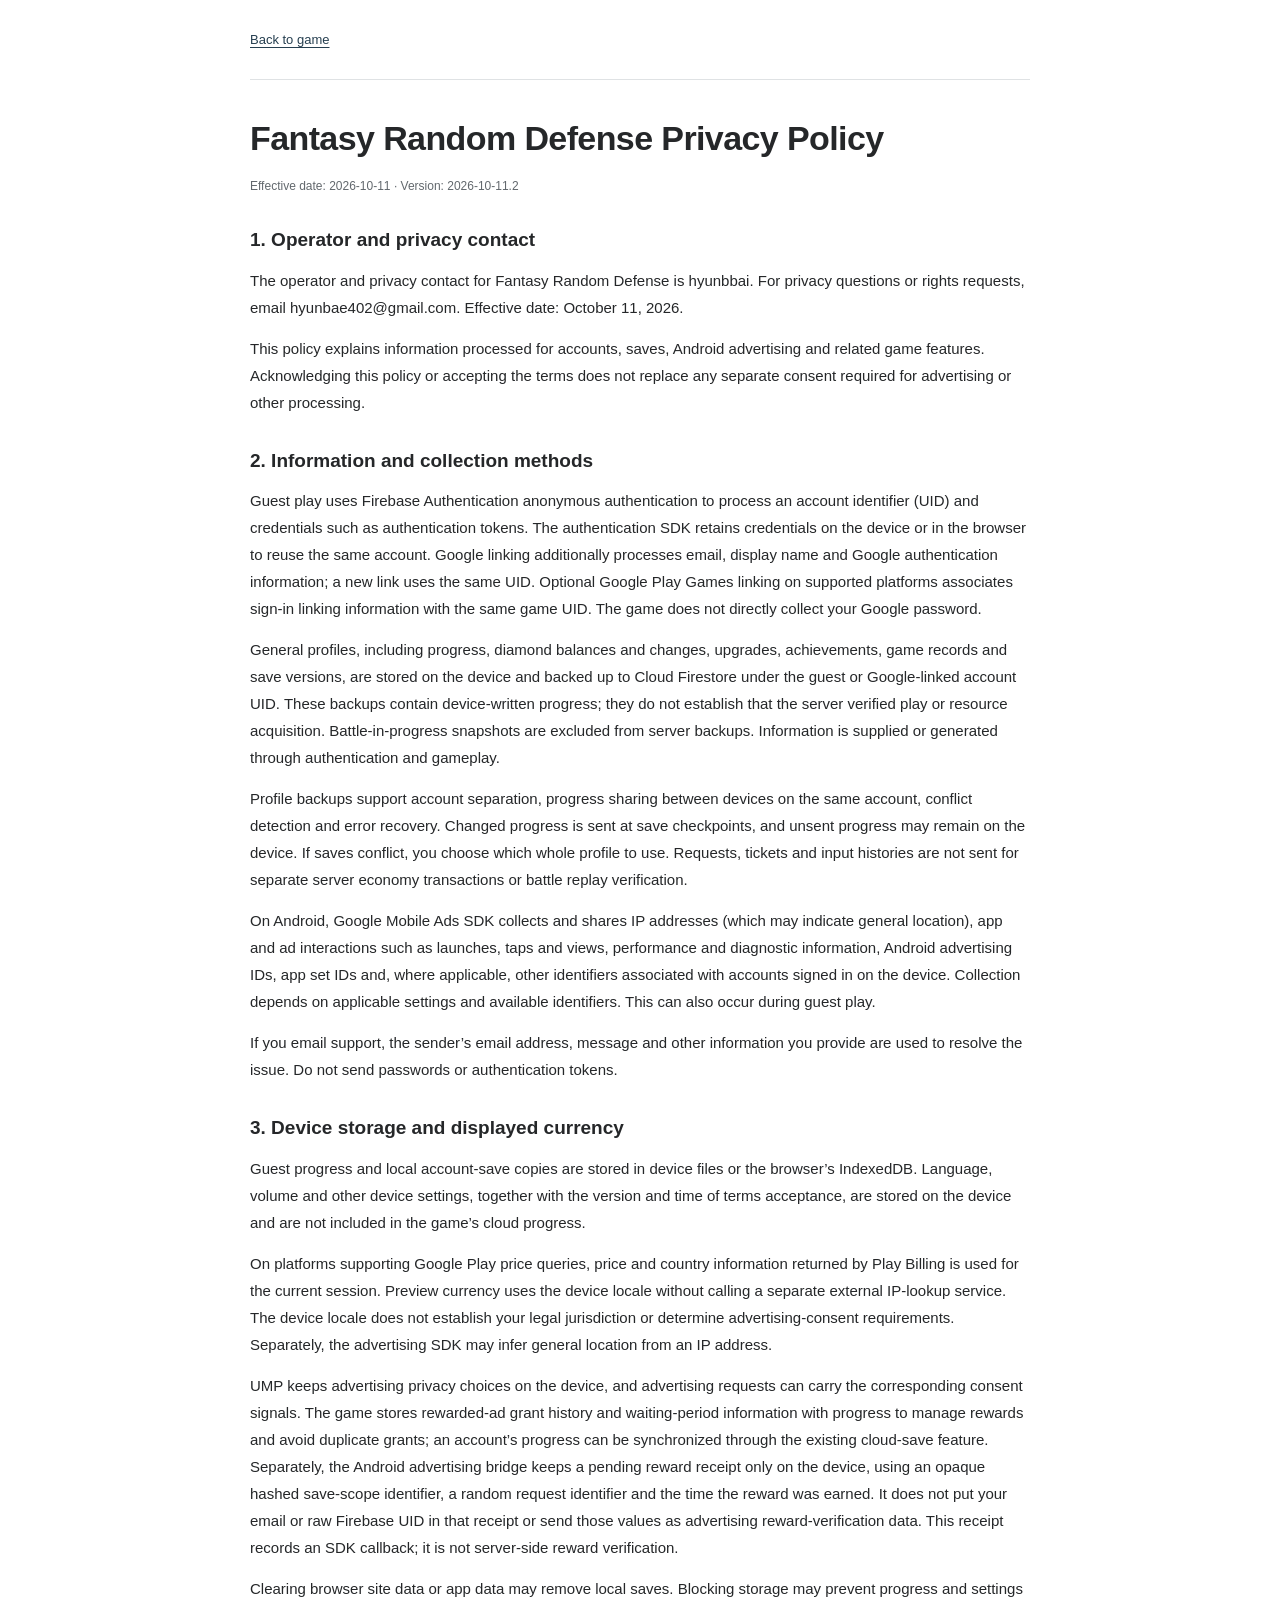
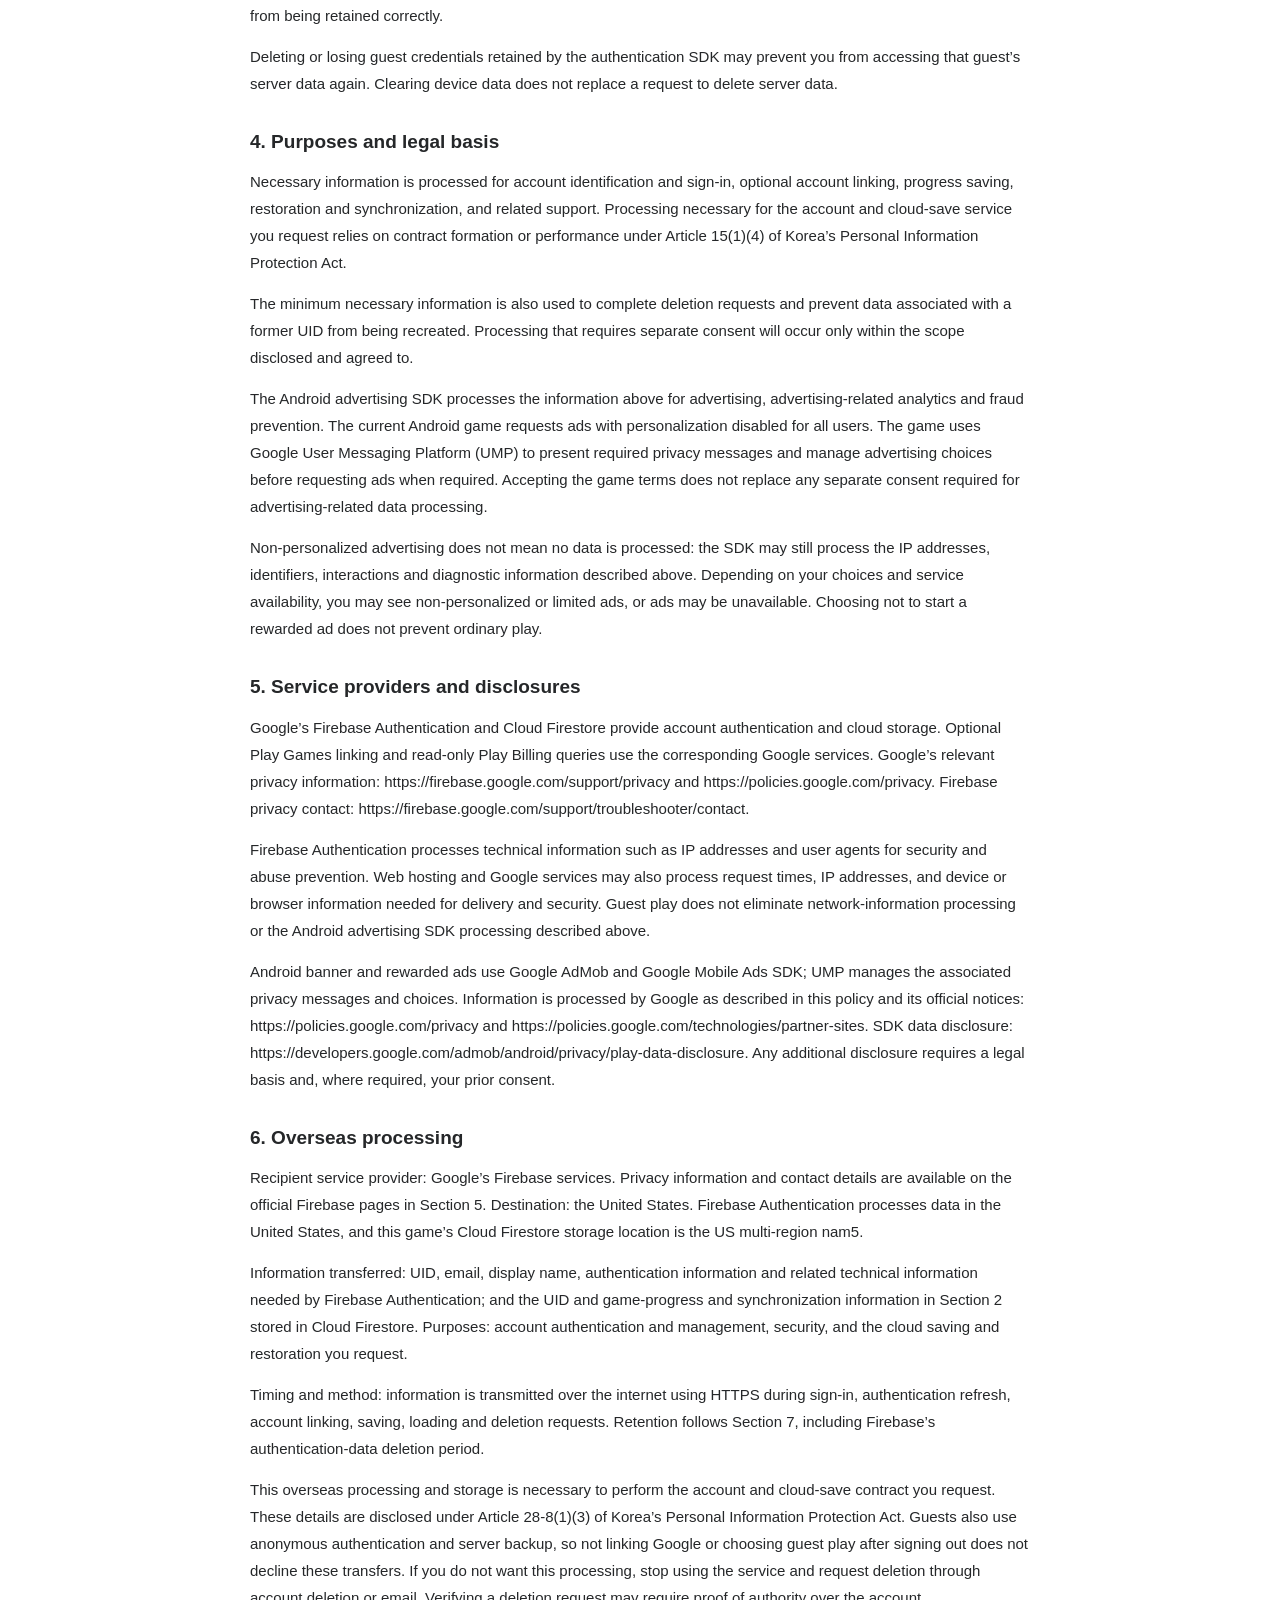
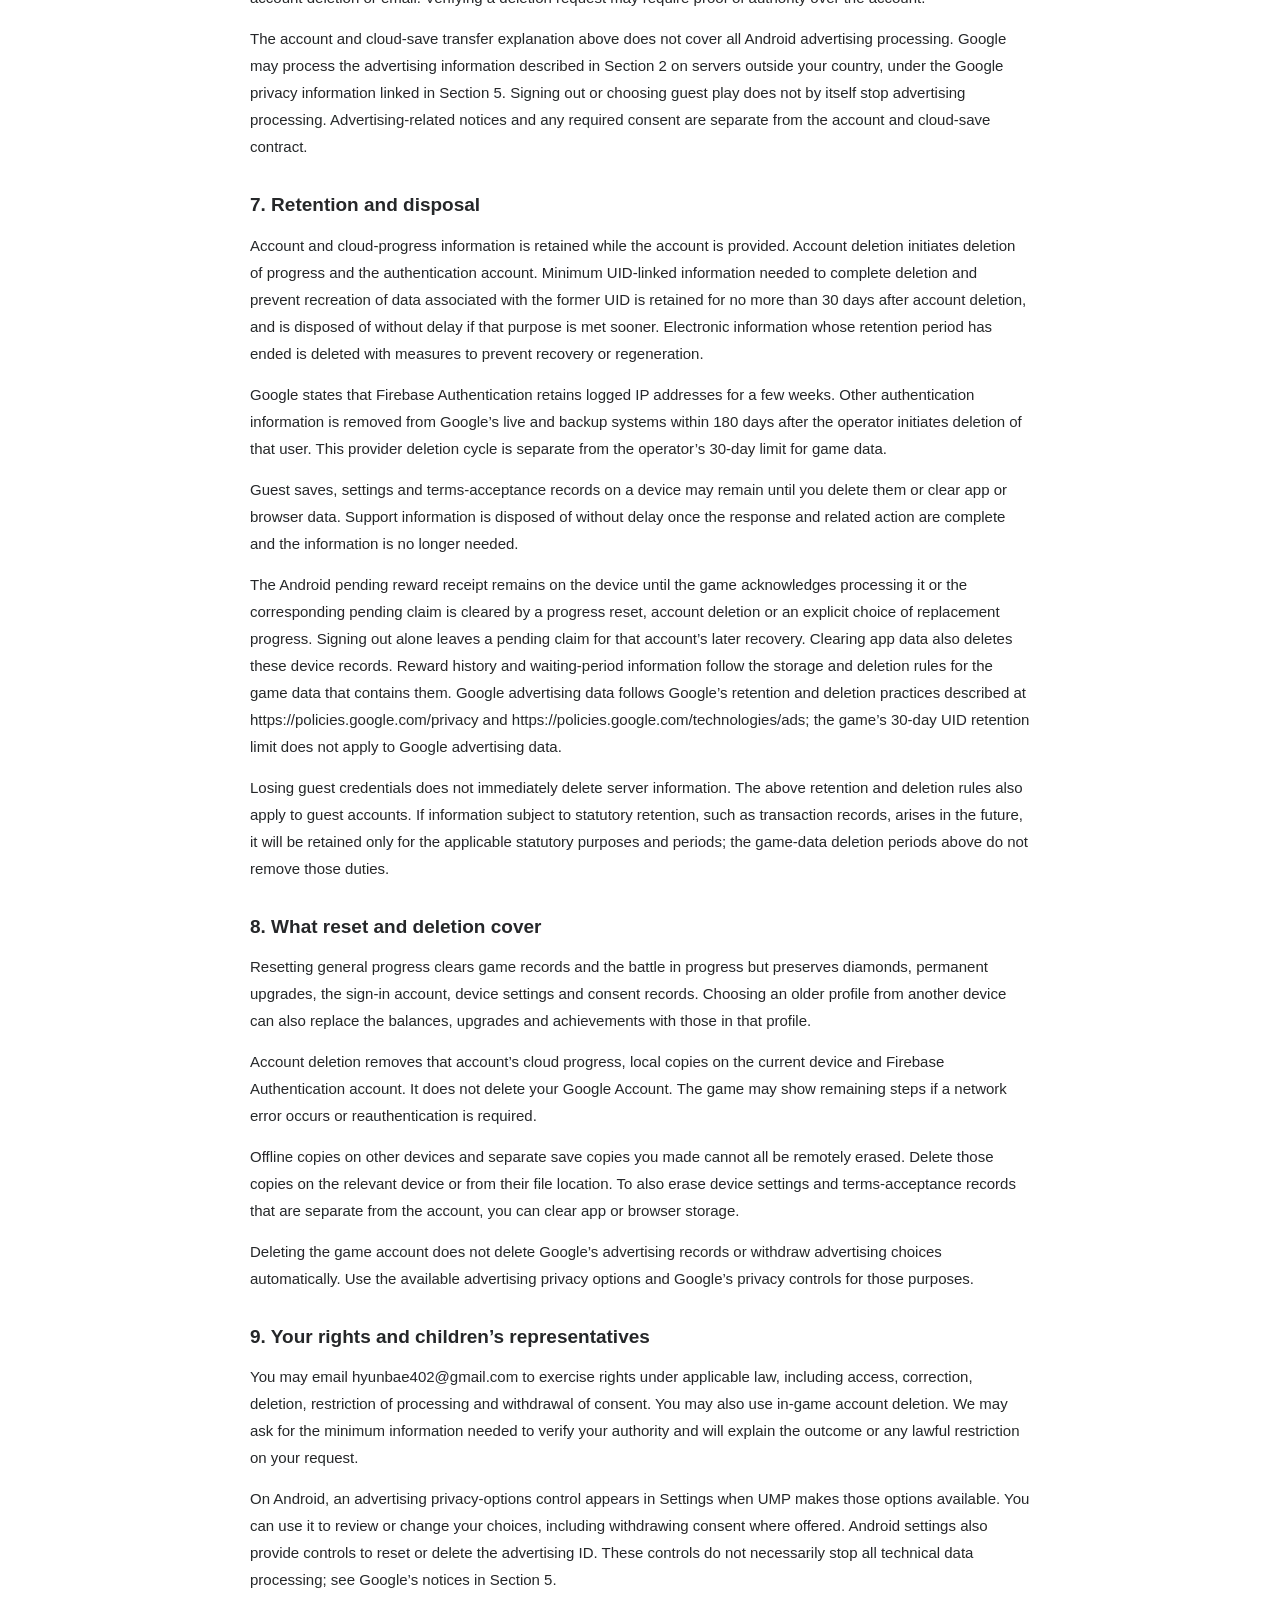
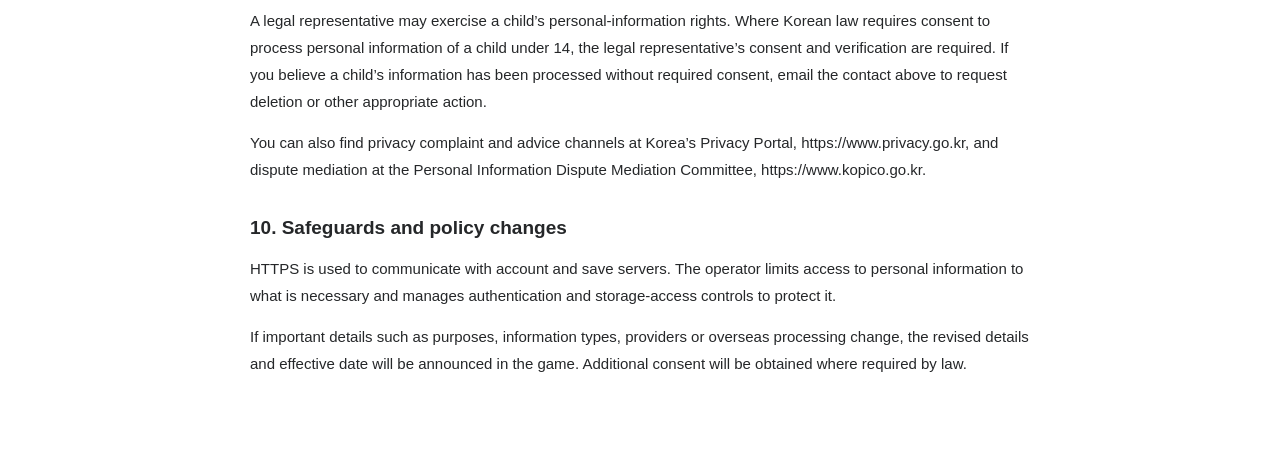
<file: public/privacy/index.html>
<!doctype html>
<html lang="en">
<head>
    <meta charset="utf-8">
    <meta name="viewport" content="width=device-width, initial-scale=1, viewport-fit=cover">
    <meta name="theme-color" content="#ffffff">
    <meta name="referrer" content="no-referrer">
    <meta name="description" content="Fantasy Random Defense Privacy Policy · Fantasy Random Defense">
    <title>Fantasy Random Defense Privacy Policy · Fantasy Random Defense</title>
    <link rel="stylesheet" href="../legal/styles.css">
    <script src="../legal/legal.js" defer></script>
</head>
<body data-document="privacy" data-game-name="Fantasy Random Defense">
    <div class="page-shell">
        <header class="document-navigation">
            <a id="back-link" href="../">Back to game</a>
        </header>
        <main id="main" aria-labelledby="document-title" aria-busy="true">
            <article>
                <header class="document-header">
                    <h1 id="document-title">Fantasy Random Defense Privacy Policy</h1>
                    <p id="document-meta" class="document-meta" hidden></p>
                </header>
                <p id="document-status" role="status" aria-live="polite">Loading document…</p>
                <div id="document-content"></div>
                <noscript>
                    <p lang="en">Enable JavaScript and reload this page to read the document.</p>
                    <p lang="ko">문서를 읽으려면 JavaScript를 허용한 뒤 새로고침해 주세요.</p>
                    <p lang="zh-CN">请启用 JavaScript 并刷新页面以阅读文档。</p>
                    <p lang="ja">文書を読むには JavaScript を有効にして再読み込みしてください。</p>
                </noscript>
            </article>
        </main>
    </div>
</body>
</html>
</file>
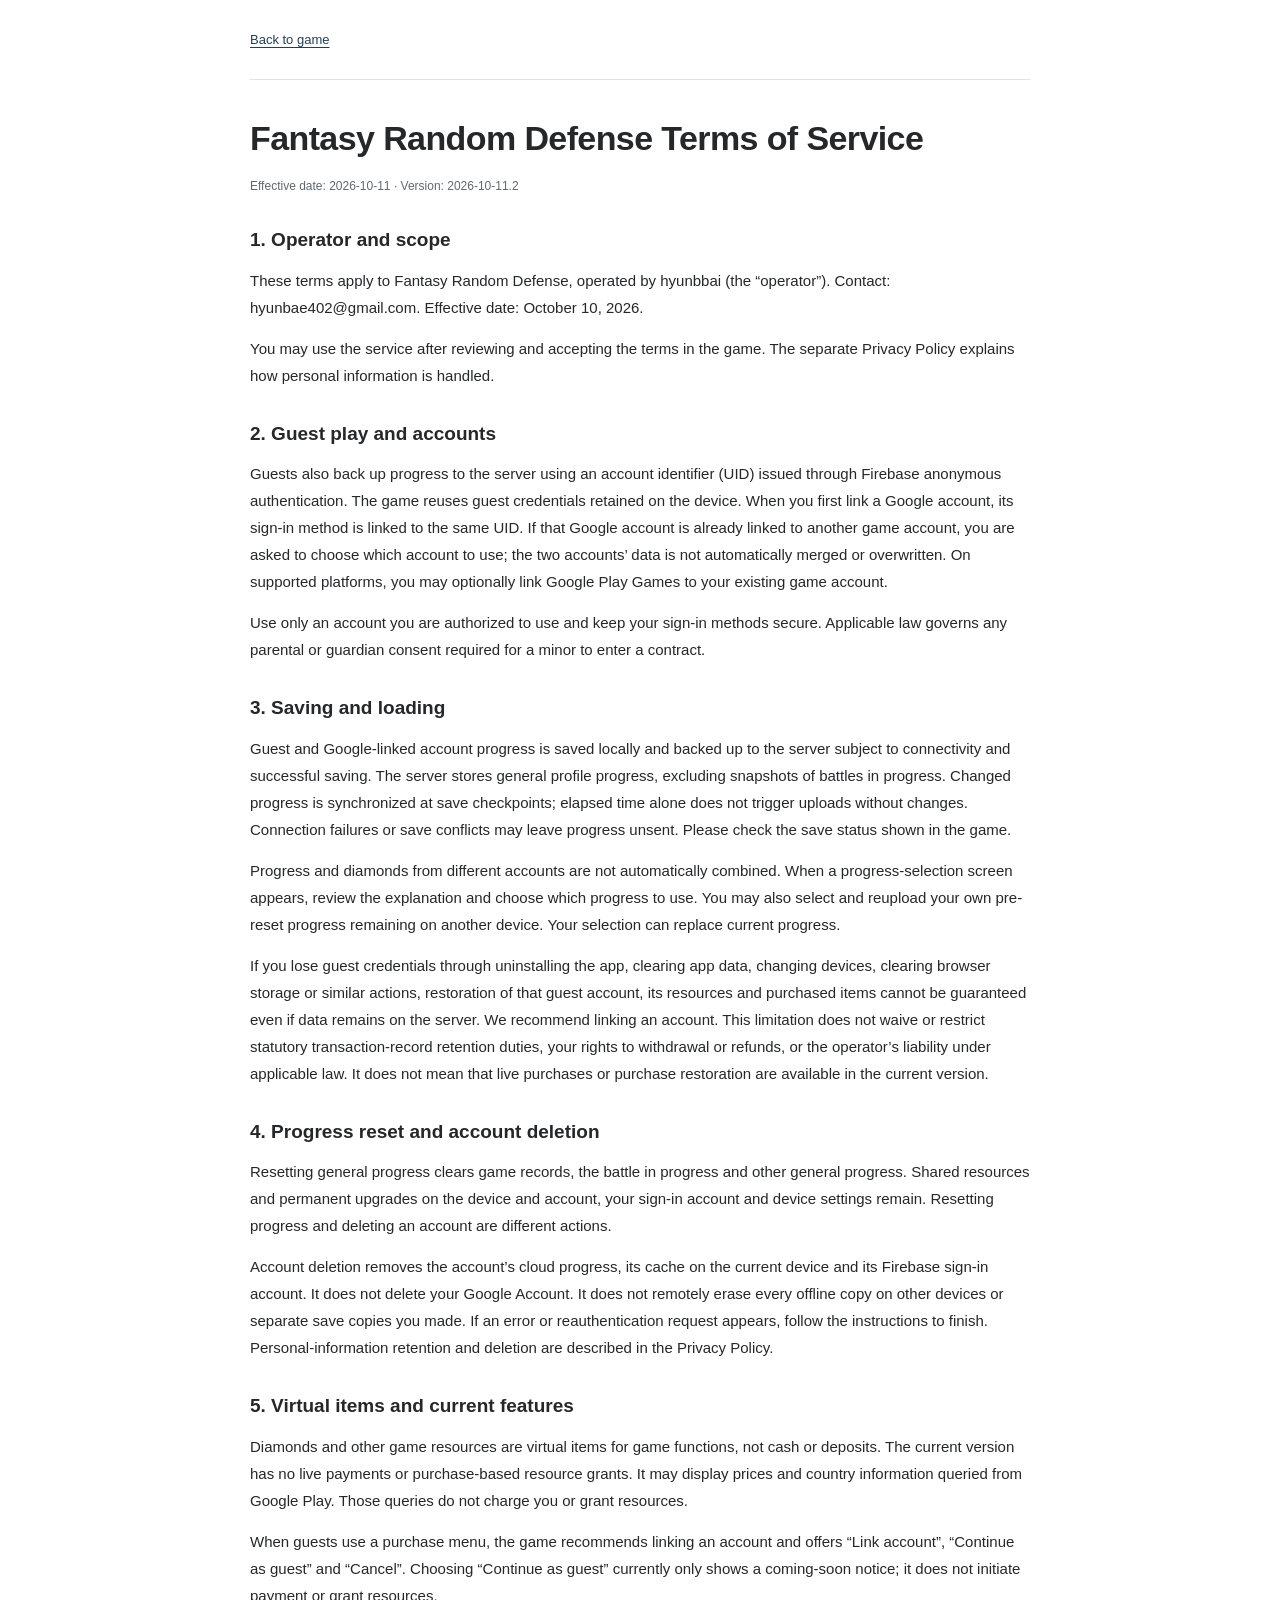
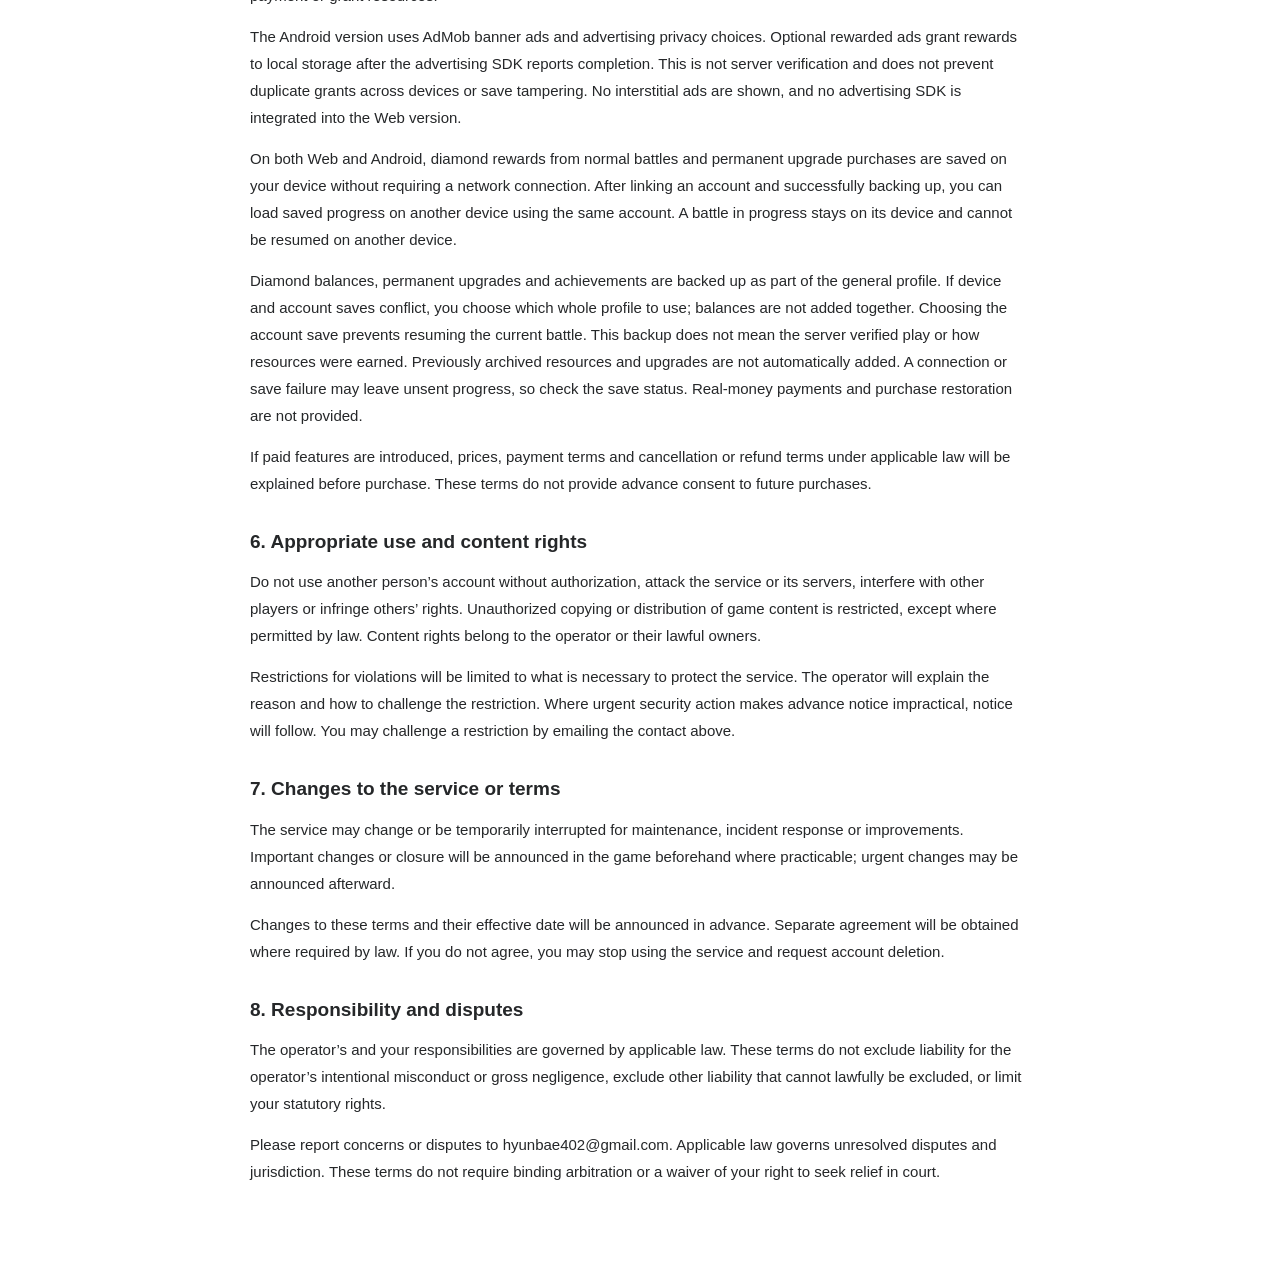
<file: public/terms/index.html>
<!doctype html>
<html lang="en">
<head>
    <meta charset="utf-8">
    <meta name="viewport" content="width=device-width, initial-scale=1, viewport-fit=cover">
    <meta name="theme-color" content="#ffffff">
    <meta name="referrer" content="no-referrer">
    <meta name="description" content="Fantasy Random Defense Terms of Service · Fantasy Random Defense">
    <title>Fantasy Random Defense Terms of Service · Fantasy Random Defense</title>
    <link rel="stylesheet" href="../legal/styles.css">
    <script src="../legal/legal.js" defer></script>
</head>
<body data-document="terms" data-game-name="Fantasy Random Defense">
    <div class="page-shell">
        <header class="document-navigation">
            <a id="back-link" href="../">Back to game</a>
        </header>
        <main id="main" aria-labelledby="document-title" aria-busy="true">
            <article>
                <header class="document-header">
                    <h1 id="document-title">Fantasy Random Defense Terms of Service</h1>
                    <p id="document-meta" class="document-meta" hidden></p>
                </header>
                <p id="document-status" role="status" aria-live="polite">Loading document…</p>
                <div id="document-content"></div>
                <noscript>
                    <p lang="en">Enable JavaScript and reload this page to read the document.</p>
                    <p lang="ko">문서를 읽으려면 JavaScript를 허용한 뒤 새로고침해 주세요.</p>
                    <p lang="zh-CN">请启用 JavaScript 并刷新页面以阅读文档。</p>
                    <p lang="ja">文書を読むには JavaScript を有効にして再読み込みしてください。</p>
                </noscript>
            </article>
        </main>
    </div>
</body>
</html>
</file>
<file: public/legal/styles.css>
:root {
    color-scheme: light;
    --text: #252729;
    --muted: #62686d;
    --line: #dfe2e4;
    --accent: #263f50;
}
* { box-sizing: border-box; }
[hidden] { display: none !important; }
html { min-width: 280px; }
body { margin: 0; color: var(--text); background: #fff; font-family: -apple-system, BlinkMacSystemFont, "Segoe UI", "Noto Sans", "Noto Sans KR", "Malgun Gothic", sans-serif; font-size: 15px; line-height: 1.8; overflow-wrap: anywhere; }
:lang(ko) { word-break: keep-all; }
a { color: var(--accent); text-underline-offset: 3px; }
:focus-visible { outline: 2px solid #32658b; outline-offset: 3px; }
.page-shell { max-width: 860px; margin: 0 auto; padding: 0 max(40px, env(safe-area-inset-right)) max(48px, env(safe-area-inset-bottom)) max(40px, env(safe-area-inset-left)); }
.document-navigation { min-height: 80px; display: flex; align-items: center; border-bottom: 1px solid var(--line); }
.document-navigation a { display: inline-flex; align-items: center; min-height: 44px; padding: 8px 0; font-size: 13px; }
.document-header { padding: 36px 0 28px; }
h1 { margin: 0; font-size: 34px; line-height: 1.35; letter-spacing: -.6px; font-weight: 650; }
.document-meta { margin: 14px 0 0; color: var(--muted); font-size: 12px; }
#document-content section { margin: 0 0 30px; }
h2 { margin: 0 0 12px; font-size: 19px; line-height: 1.55; font-weight: 600; }
#document-content p { margin: 0 0 14px; white-space: pre-line; }
#document-content p:last-child { margin-bottom: 0; }
#document-status, noscript { color: var(--muted); }
#document-status[data-error="true"] { color: #862222; padding: 14px; background: #faf1f0; border-left: 2px solid #ad2929; }
@media (max-width: 680px) {
    .page-shell { padding-left: max(20px, env(safe-area-inset-left)); padding-right: max(20px, env(safe-area-inset-right)); }
    .document-navigation { min-height: 68px; }
    .document-header { padding: 28px 0 24px; }
    h1 { font-size: 29px; }
    h2 { font-size: 18px; }
    #document-content section { margin-bottom: 26px; }
}
@media (max-width: 350px) {
    .page-shell { padding-left: 16px; padding-right: 16px; }
    h1 { font-size: 27px; }
}
</file>
